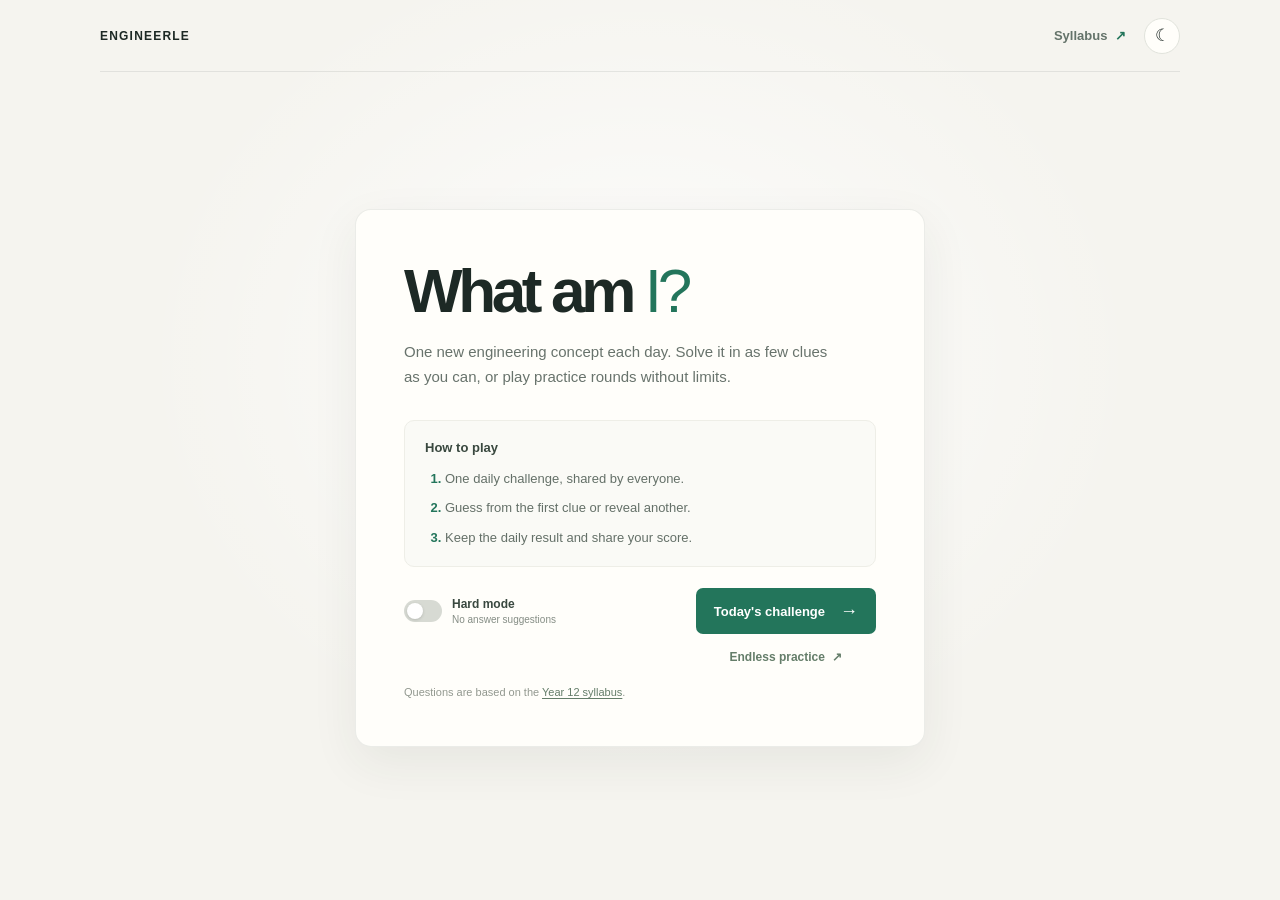
<file: index.html>
<!doctype html>
<html lang="en">
  <head>
    <meta charset="utf-8">
    <meta name="viewport" content="width=device-width, initial-scale=1">
    <meta name="theme-color" content="#f5f4ef">
    <meta name="description" content="One daily Engineering Studies concept challenge, plus endless practice rounds.">
    <title>Engineerle — Engineering Studies</title>
    <link rel="stylesheet" href="style.css">
    <script src="theme.js" defer></script>
    <script src="landing.js" defer></script>
  </head>
  <body>
    <header class="site-header">
      <a class="wordmark" href="index.html">ENGINEERLE</a>
      <div class="header-actions">
        <a class="syllabus-link" href="Textbook/syllabus.txt" target="_blank" rel="noopener">Syllabus <span aria-hidden="true">↗</span></a>
        <button class="theme-toggle" type="button" aria-label="Switch to dark mode" title="Switch to dark mode">◐</button>
      </div>
    </header>

    <main class="landing-shell">
      <section class="landing-card" aria-labelledby="page-title">
        <h1 id="page-title">What am <span>I?</span></h1>
        <p class="landing-copy">One new engineering concept each day. Solve it in as few clues as you can, or play practice rounds without limits.</p>

        <section class="instructions" aria-labelledby="instructions-title">
          <h2 id="instructions-title">How to play</h2>
          <ol>
            <li>One daily challenge, shared by everyone.</li>
            <li>Guess from the first clue or reveal another.</li>
            <li>Keep the daily result and share your score.</li>
          </ol>
        </section>

        <form class="start-form" action="game.html" method="get">
          <input type="hidden" name="mode" value="daily">
          <label class="hard-mode-option">
            <input type="checkbox" name="hard" value="1">
            <span class="toggle" aria-hidden="true"></span>
            <span class="hard-mode-copy"><strong>Hard mode</strong><small>No answer suggestions</small></span>
          </label>
          <button class="play-button" type="submit">Today's challenge <span aria-hidden="true">→</span></button>
          <a class="practice-link" id="practice-link" href="game.html?mode=practice">Endless practice <span aria-hidden="true">↗</span></a>
        </form>

        <p class="landing-footnote">Questions are based on the <a href="Textbook/syllabus.txt" target="_blank" rel="noopener">Year 12 syllabus</a>.</p>
      </section>
    </main>
  </body>
</html>
</file>
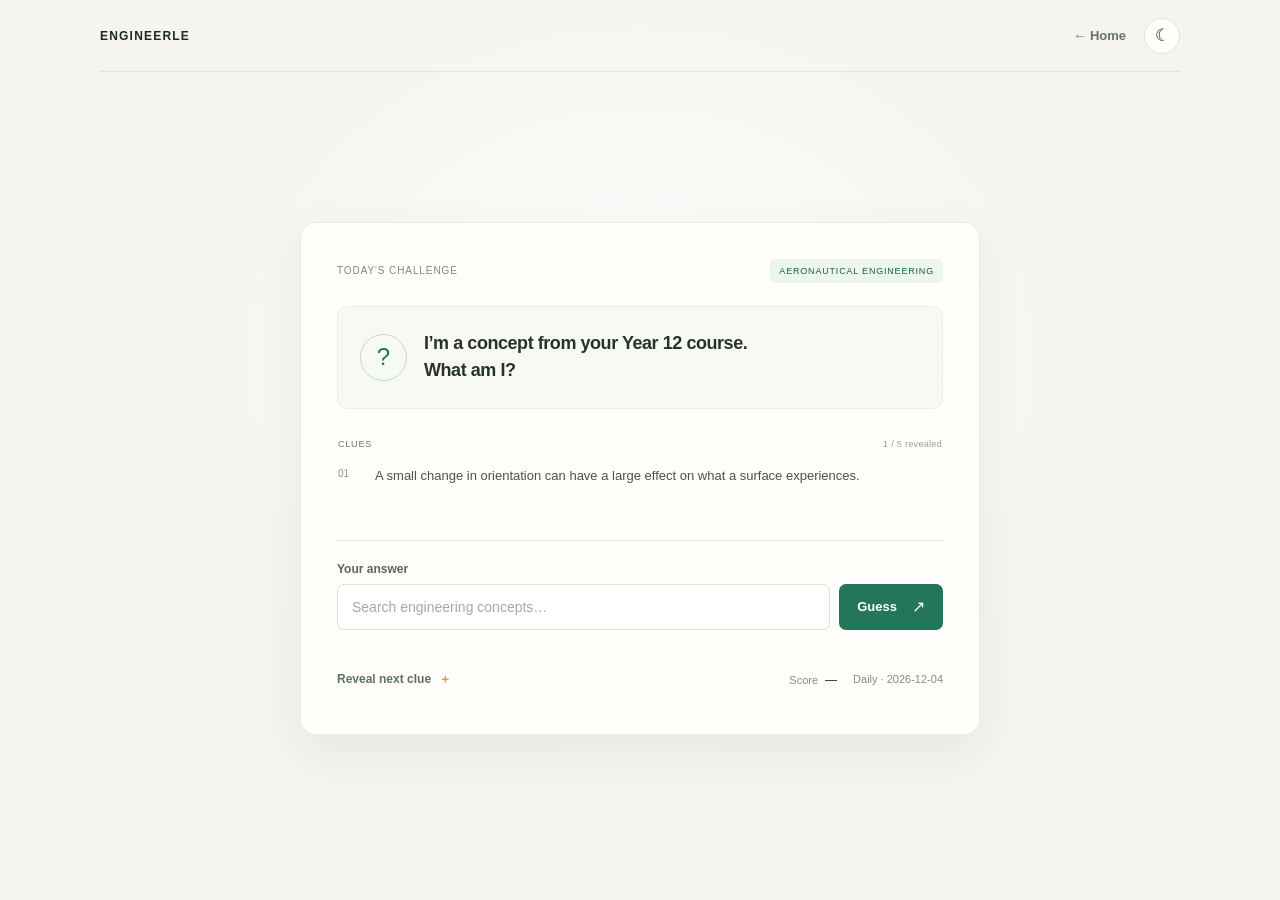
<file: game.html>
<!doctype html>
<html lang="en">
  <head>
    <meta charset="utf-8">
    <meta name="viewport" content="width=device-width, initial-scale=1">
    <meta name="theme-color" content="#f5f4ef">
    <meta name="description" content="Play today's Engineering Studies concept challenge or endless practice rounds.">
    <title>Play Engineerle — Engineering Studies</title>
    <link rel="stylesheet" href="style.css">
    <script src="theme.js" defer></script>
    <script src="script.js" defer></script>
  </head>
  <body>
    <header class="site-header">
      <a class="wordmark" href="index.html">ENGINEERLE</a>
      <div class="header-actions">
        <a class="back-link" href="index.html">← Home</a>
        <button class="theme-toggle" type="button" aria-label="Switch to dark mode" title="Switch to dark mode">◐</button>
      </div>
    </header>

    <main class="game-shell">
      <article class="game-card" aria-live="polite">
        <div class="card-topline">
          <span class="round-label" id="round-label">TODAY'S CHALLENGE</span>
          <span class="module-label" id="module-label">ENGINEERING STUDIES</span>
        </div>

        <div class="question-area">
          <div class="question-mark" aria-hidden="true">?</div>
          <p class="question-prompt" id="question-prompt">I’m a concept from your Year 12 course.<br>What am I?</p>
        </div>

        <section class="clue-panel" aria-labelledby="clue-title">
          <div class="clue-heading">
            <span id="clue-title">CLUES</span>
            <span id="clue-count">1 / 5 revealed</span>
          </div>
          <ol class="clue-list" id="clue-list"></ol>
        </section>

        <form class="guess-form" id="guess-form" autocomplete="off">
          <label for="guess-input">Your answer <span id="mode-label"></span></label>
          <div class="input-row">
            <input id="guess-input" name="guess" type="search" placeholder="Search engineering concepts…" aria-describedby="guess-feedback" spellcheck="false" autocomplete="off">
            <datalist id="answer-suggestions"></datalist>
            <button class="submit-button" type="submit">Guess <span aria-hidden="true">↗</span></button>
          </div>
          <p class="feedback" id="guess-feedback" role="status" aria-live="polite"></p>
        </form>

        <div class="card-actions">
          <button class="hint-button" id="hint-button" type="button">Reveal next clue <span aria-hidden="true">＋</span></button>
          <button class="next-button" id="next-button" type="button" hidden>Next practice concept <span aria-hidden="true">→</span></button>
          <div class="round-stats">
            <span>Score <strong id="score-number">—</strong></span>
            <span id="round-label-detail">Daily</span>
          </div>
        </div>

        <section class="completion-panel" id="completion-panel" aria-live="polite" hidden>
          <h1 id="completion-title" tabindex="-1">Challenge complete</h1>
          <p class="completion-answer" id="completion-answer"></p>
          <p class="completion-score" id="completion-score"></p>
          <div class="completion-stats">
            <p><span>Your overall score</span><strong id="overall-score">0</strong></p>
            <p><span>Community average</span><strong id="community-average">Unavailable</strong><small>Requires a shared score service.</small></p>
          </div>
          <div class="share-row">
            <button class="share-button" id="share-button" type="button">Share score</button>
            <p class="feedback" id="share-feedback" role="status" aria-live="polite"></p>
          </div>
          <div class="completion-actions">
            <a class="secondary-button" href="index.html">Home</a>
            <a class="play-button" id="completion-practice" href="game.html?mode=practice">Play practice <span aria-hidden="true">→</span></a>
          </div>
        </section>
      </article>
    </main>
  </body>
</html>
</file>
<file: style.css>
:root {
  color-scheme: light;
  --paper: #f5f4ef;
  --card: #fffefa;
  --ink: #1d2925;
  --muted: #78807a;
  --line: #e8e7df;
  --green: #23755b;
  --green-dark: #195e49;
  --green-pale: #edf5ef;
  --mono: var(--sans);
  --sans: "Segoe UI", "Helvetica Neue", Arial, sans-serif;
}

* {
  box-sizing: border-box;
}

body {
  min-width: 320px;
  min-height: 100vh;
  margin: 0;
  background:
    radial-gradient(ellipse at 50% 40%, rgba(255, 255, 255, 0.8), transparent 55%),
    var(--paper);
  color: var(--ink);
  font-family: var(--sans);
  -webkit-font-smoothing: antialiased;
}

button,
input {
  font: inherit;
}

button:focus-visible,
a:focus-visible,
input:focus-visible {
  outline: 3px solid rgba(35, 117, 91, 0.32);
  outline-offset: 3px;
}

.site-header {
  display: flex;
  width: min(100% - 48px, 1080px);
  height: 72px;
  align-items: center;
  justify-content: space-between;
  margin: 0 auto;
  border-bottom: 1px solid rgba(29, 41, 37, 0.09);
}

.header-actions {
  display: flex;
  align-items: center;
  gap: 18px;
}

.theme-toggle {
  display: grid;
  width: 36px;
  height: 36px;
  place-items: center;
  border: 1px solid #e1e3dc;
  border-radius: 50%;
  background: var(--card);
  color: var(--ink);
  cursor: pointer;
  font-size: 17px;
  line-height: 1;
}

.theme-toggle:hover {
  border-color: #9cad9f;
}

.wordmark {
  color: var(--ink);
  font: 700 12px var(--mono);
  letter-spacing: 0.1em;
  text-decoration: none;
}

.syllabus-link,
.back-link {
  color: #64736a;
  font-size: 13px;
  font-weight: 600;
  text-decoration: none;
}

.syllabus-link:hover,
.back-link:hover,
.landing-footnote a:hover {
  color: var(--green-dark);
}

.syllabus-link span {
  margin-left: 4px;
  color: var(--green);
}

.landing-shell,
.game-shell {
  display: grid;
  min-height: calc(100vh - 72px);
  place-items: center;
  padding: 32px 24px 48px;
}

.landing-card,
.game-card {
  width: min(100%, 680px);
  border: 1px solid rgba(40, 54, 46, 0.09);
  border-radius: 16px;
  background: var(--card);
  box-shadow: 0 16px 48px rgba(46, 53, 43, 0.07);
}

.landing-card {
  max-width: 570px;
  padding: clamp(28px, 6vw, 48px);
}

.round-label,
.module-label,
.clue-heading {
  font-family: var(--mono);
  font-size: 10px;
  font-weight: 500;
  letter-spacing: 0.09em;
}

h1 {
  margin: 0;
  font-size: clamp(44px, 8vw, 62px);
  font-weight: 650;
  letter-spacing: -0.07em;
  line-height: 1.05;
}

h1 span {
  color: var(--green);
  font-weight: 500;
  font-style: normal;
}

.landing-copy {
  max-width: 430px;
  margin: 17px 0 30px;
  color: #68736c;
  font-size: 15px;
  line-height: 1.65;
}

.instructions {
  padding: 19px 20px;
  border: 1px solid #eeeee7;
  border-radius: 10px;
  background: #fafaf6;
}

.instructions h2 {
  margin: 0 0 14px;
  color: #39483f;
  font-size: 13px;
}

.instructions ol {
  display: grid;
  gap: 10px;
  margin: 0;
  padding-left: 20px;
  color: #647068;
  font-size: 13px;
  line-height: 1.5;
}

.instructions li::marker {
  color: var(--green);
  font-weight: 700;
}

.start-form {
  display: grid;
  grid-template-columns: 1fr auto;
  align-items: center;
  gap: 16px;
  margin-top: 21px;
}

.hard-mode-option {
  display: inline-flex;
  align-items: center;
  gap: 10px;
  cursor: pointer;
}

.hard-mode-option input {
  position: absolute;
  width: 1px;
  height: 1px;
  opacity: 0;
}

.toggle {
  position: relative;
  width: 38px;
  height: 22px;
  flex: 0 0 auto;
  border-radius: 99px;
  background: #d7dad3;
  transition: background 150ms ease;
}

.toggle::after {
  position: absolute;
  top: 3px;
  left: 3px;
  width: 16px;
  height: 16px;
  border-radius: 50%;
  background: white;
  box-shadow: 0 1px 3px rgba(0, 0, 0, 0.15);
  content: "";
  transition: transform 150ms ease;
}

.hard-mode-option input:checked + .toggle {
  background: var(--green);
}

.hard-mode-option input:checked + .toggle::after {
  transform: translateX(16px);
}

.hard-mode-option input:focus-visible + .toggle {
  outline: 3px solid rgba(35, 117, 91, 0.32);
  outline-offset: 3px;
}

.hard-mode-copy {
  display: grid;
  gap: 3px;
}

.hard-mode-copy strong {
  color: #39483f;
  font-size: 12px;
}

.hard-mode-copy small {
  color: #858d85;
  font-size: 10px;
}

.play-button,
.submit-button {
  display: inline-flex;
  min-height: 46px;
  align-items: center;
  justify-content: center;
  gap: 15px;
  padding: 0 18px;
  border: 0;
  border-radius: 7px;
  background: var(--green);
  color: white;
  cursor: pointer;
  font-size: 13px;
  font-weight: 650;
  transition: background 150ms ease, transform 150ms ease;
}

.start-form .play-button {
  grid-column: 2;
  grid-row: 1;
}

.practice-link {
  grid-column: 2;
  justify-self: center;
  color: #647d69;
  font-size: 12px;
  font-weight: 600;
  text-decoration: none;
}

.practice-link:hover {
  color: var(--green-dark);
}

.practice-link span {
  margin-left: 4px;
}

.play-button:hover,
.submit-button:hover {
  transform: translateY(-1px);
  background: var(--green-dark);
}

.play-button span {
  font-size: 18px;
  font-weight: 400;
}

.landing-footnote {
  margin: 22px 0 0;
  color: #92988f;
  font-size: 11px;
}

.landing-footnote a {
  color: #647d69;
  text-underline-offset: 2px;
}

.game-shell {
  padding-top: 24px;
  padding-bottom: 40px;
}

.game-card {
  padding: clamp(23px, 5vw, 36px);
}

.card-topline {
  display: flex;
  align-items: center;
  justify-content: space-between;
  gap: 12px;
}

.round-label {
  color: #808980;
}

.module-label {
  max-width: 65%;
  padding: 7px 9px;
  border-radius: 5px;
  background: var(--green-pale);
  color: var(--green-dark);
  font-size: 9px;
  text-align: center;
}

.question-area {
  display: flex;
  min-height: 103px;
  align-items: center;
  gap: 17px;
  margin: 23px 0 12px;
  padding: 18px 22px;
  border: 1px solid #eeeee7;
  border-radius: 10px;
  background:
    linear-gradient(rgba(246, 247, 241, 0.75), rgba(246, 247, 241, 0.75)),
    repeating-linear-gradient(0deg, transparent, transparent 26px, rgba(48, 73, 56, 0.045) 27px);
}

.question-mark {
  display: grid;
  width: 47px;
  height: 47px;
  flex: 0 0 47px;
  place-items: center;
  border: 1px solid #c8d6ca;
  border-radius: 50%;
  background: #f5faf4;
  color: var(--green);
  font-size: 24px;
}

.question-prompt {
  margin: 0;
  color: #26332d;
  font-size: 18px;
  font-weight: 600;
  letter-spacing: -0.025em;
  line-height: 1.5;
}

.answer-reveal {
  color: var(--green-dark);
}

.clue-panel {
  min-height: 120px;
  padding: 18px 1px;
  border-bottom: 1px solid var(--line);
}

.clue-heading {
  display: flex;
  align-items: center;
  justify-content: space-between;
  color: #68736b;
  font-size: 9px;
}

.clue-heading span:last-child {
  color: #98a098;
  letter-spacing: 0.035em;
}

.clue-list {
  display: grid;
  gap: 11px;
  margin: 17px 0 0;
  padding: 0;
  list-style: none;
}

.clue-item {
  display: grid;
  grid-template-columns: 28px minmax(0, 1fr);
  gap: 9px;
  align-items: start;
  animation: clue-in 220ms ease-out both;
}

.clue-number {
  padding-top: 2px;
  color: #80a08b;
  font: 10px var(--mono);
}

.clue-text {
  color: #47534b;
  font-size: 13px;
  line-height: 1.5;
}

@keyframes clue-in {
  from {
    opacity: 0;
    transform: translateY(5px);
  }
  to {
    opacity: 1;
    transform: translateY(0);
  }
}

.guess-form {
  margin-top: 21px;
}

.guess-form label {
  display: flex;
  justify-content: space-between;
  margin-bottom: 8px;
  color: #59645d;
  font-size: 12px;
  font-weight: 600;
}

#mode-label {
  color: #9a7954;
  font: 9px var(--mono);
}

.input-row {
  display: flex;
  gap: 9px;
}

.input-row input {
  width: 100%;
  min-width: 0;
  height: 46px;
  padding: 0 14px;
  border: 1px solid #ddded6;
  border-radius: 7px;
  background: #fff;
  color: var(--ink);
  font-size: 14px;
  transition: border-color 150ms ease, box-shadow 150ms ease;
}

.input-row input::placeholder {
  color: #a4aaa3;
}

.input-row input:focus {
  border-color: #83aa91;
  outline: none;
  box-shadow: 0 0 0 3px rgba(35, 117, 91, 0.1);
}

.submit-button {
  min-width: 100px;
  flex: 0 0 auto;
}

.submit-button span {
  font-size: 16px;
  font-weight: 400;
}

.feedback {
  min-height: 16px;
  margin: 8px 0 -7px;
  color: #68766d;
  font-size: 11px;
  line-height: 1.5;
}

.card-actions {
  display: flex;
  min-height: 36px;
  align-items: center;
  justify-content: space-between;
  gap: 10px;
  margin-top: 15px;
}

.hint-button,
.next-button {
  border: 0;
  background: transparent;
  cursor: pointer;
  font-size: 12px;
  font-weight: 600;
}

.hint-button {
  padding: 7px 0;
  color: #5d7163;
}

.hint-button:hover:not(:disabled) {
  color: var(--green-dark);
}

.hint-button span {
  margin-left: 5px;
  color: #cb955d;
}

.next-button {
  padding: 9px 13px;
  border-radius: 6px;
  background: var(--green-pale);
  color: var(--green-dark);
}

.next-button:hover {
  background: #e3efe5;
}

.next-button span {
  padding-left: 6px;
}

.round-stats {
  display: flex;
  gap: 16px;
  color: #858d85;
  font-size: 11px;
}

.round-stats strong {
  margin-left: 4px;
  color: var(--ink);
  font: 500 12px var(--mono);
}

.completion-panel {
  padding-top: 6px;
}

.completion-panel h1 {
  font-size: clamp(29px, 5vw, 40px);
  letter-spacing: -0.05em;
}

.completion-answer {
  margin: 12px 0 5px;
  color: #657168;
  font-size: 14px;
}

.completion-score {
  margin: 0;
  color: var(--green-dark);
  font-size: 13px;
  font-weight: 650;
}

.completion-stats {
  display: grid;
  grid-template-columns: repeat(2, minmax(0, 1fr));
  gap: 12px;
  margin: 22px 0 16px;
}

.completion-stats p {
  display: grid;
  gap: 7px;
  margin: 0;
  padding: 14px;
  border: 1px solid #eeeee7;
  border-radius: 8px;
  background: #fafaf6;
  color: #747e76;
  font-size: 11px;
}

.completion-stats strong {
  color: #334139;
  font-size: 15px;
}

.completion-stats small {
  color: #92988f;
  font-size: 10px;
}

.share-row {
  display: flex;
  align-items: center;
  gap: 12px;
}

.share-button,
.secondary-button {
  display: inline-flex;
  min-height: 43px;
  align-items: center;
  justify-content: center;
  padding: 0 15px;
  border: 1px solid #dfe3dd;
  border-radius: 7px;
  background: transparent;
  color: #4a5b50;
  cursor: pointer;
  font-size: 12px;
  font-weight: 650;
  text-decoration: none;
}

.share-button:hover,
.secondary-button:hover {
  border-color: #9cad9f;
  background: #f7f8f3;
}

.share-row .feedback {
  margin: 0;
}

.completion-actions {
  display: flex;
  justify-content: flex-end;
  gap: 10px;
  margin-top: 23px;
  padding-top: 18px;
  border-top: 1px solid var(--line);
}

.completion-actions .play-button {
  min-height: 43px;
  text-decoration: none;
}

[data-theme="dark"] {
  color-scheme: dark;
  --paper: #171c19;
  --card: #222925;
  --ink: #e8eee9;
  --muted: #a0aaa2;
  --line: #39433d;
  --green: #67b28e;
  --green-dark: #91d1ae;
  --green-pale: #2a3c32;
}

body[data-theme="dark"] {
  background:
    radial-gradient(ellipse at 50% 40%, rgba(52, 65, 57, 0.3), transparent 55%),
    var(--paper);
}

[data-theme="dark"] .site-header {
  border-bottom-color: #303a33;
}

[data-theme="dark"] .theme-toggle,
[data-theme="dark"] .landing-card,
[data-theme="dark"] .game-card {
  border-color: #39433d;
}

[data-theme="dark"] .landing-card,
[data-theme="dark"] .game-card,
[data-theme="dark"] .theme-toggle {
  box-shadow: 0 16px 48px rgba(0, 0, 0, 0.2);
}

[data-theme="dark"] .syllabus-link,
[data-theme="dark"] .back-link,
[data-theme="dark"] .landing-copy,
[data-theme="dark"] .instructions ol,
[data-theme="dark"] .completion-answer,
[data-theme="dark"] .clue-text {
  color: #b6c0b8;
}

[data-theme="dark"] .instructions,
[data-theme="dark"] .completion-stats p {
  border-color: #39433d;
  background: #1c231f;
}

[data-theme="dark"] .instructions h2,
[data-theme="dark"] .hard-mode-copy strong,
[data-theme="dark"] .question-prompt,
[data-theme="dark"] .completion-stats strong {
  color: #e0e8e1;
}

[data-theme="dark"] .hard-mode-copy small,
[data-theme="dark"] .landing-footnote,
[data-theme="dark"] .landing-footnote a,
[data-theme="dark"] .practice-link,
[data-theme="dark"] .completion-stats small,
[data-theme="dark"] .completion-stats p {
  color: #9da99f;
}

[data-theme="dark"] .toggle {
  background: #4a554d;
}

[data-theme="dark"] .toggle::after {
  background: #e8eee9;
}

[data-theme="dark"] .question-area {
  border-color: #39433d;
  background:
    linear-gradient(rgba(34, 43, 37, 0.78), rgba(34, 43, 37, 0.78)),
    repeating-linear-gradient(0deg, transparent, transparent 26px, rgba(174, 202, 180, 0.06) 27px);
}

[data-theme="dark"] .question-mark {
  border-color: #4d6655;
  background: #263a2d;
}

[data-theme="dark"] .clue-heading,
[data-theme="dark"] .guess-form label {
  color: #aeb9b0;
}

[data-theme="dark"] .clue-heading span:last-child,
[data-theme="dark"] .round-label {
  color: #87958a;
}

[data-theme="dark"] .clue-number {
  color: #91c6a2;
}

[data-theme="dark"] .input-row input {
  border-color: #465149;
  background: #1b221e;
  color: var(--ink);
}

[data-theme="dark"] .input-row input::placeholder {
  color: #849087;
}

[data-theme="dark"] .feedback,
[data-theme="dark"] .round-stats {
  color: #a4afa6;
}

[data-theme="dark"] .completion-stats p {
  border-color: #39433d;
}

[data-theme="dark"] .share-button,
[data-theme="dark"] .secondary-button {
  border-color: #465149;
  color: #c2cec5;
}

[data-theme="dark"] .share-button:hover,
[data-theme="dark"] .secondary-button:hover {
  background: #2c3730;
}

[data-theme="dark"] .completion-actions {
  border-top-color: var(--line);
}

[hidden] {
  display: none !important;
}

@media (max-width: 520px) {
  .site-header {
    width: calc(100% - 36px);
    height: 64px;
  }

  .landing-shell,
  .game-shell {
    min-height: calc(100vh - 64px);
    padding: 22px 16px 32px;
  }

  .landing-card {
    padding: 27px 22px;
  }

  .landing-copy {
    margin-bottom: 23px;
    font-size: 14px;
  }

  .instructions {
    padding: 17px;
  }

  .start-form {
    grid-template-columns: 1fr;
  }

  .play-button {
    width: 100%;
  }

  .start-form .play-button,
  .practice-link {
    grid-column: 1;
    grid-row: auto;
  }

  .practice-link {
    justify-self: center;
  }

  .game-card {
    padding: 22px 19px 19px;
  }

  .question-area {
    min-height: 92px;
    gap: 12px;
    margin-top: 18px;
    padding: 14px;
  }

  .question-mark {
    width: 39px;
    height: 39px;
    flex-basis: 39px;
  }

  .question-prompt {
    font-size: 16px;
  }

  .input-row {
    gap: 7px;
  }

  .submit-button {
    min-width: 84px;
    gap: 8px;
    padding: 0 11px;
  }

  .completion-stats {
    grid-template-columns: 1fr;
  }

  .share-row {
    align-items: flex-start;
    flex-direction: column;
  }

  .completion-actions {
    justify-content: stretch;
  }

  .completion-actions > * {
    flex: 1;
  }
}
</file>
